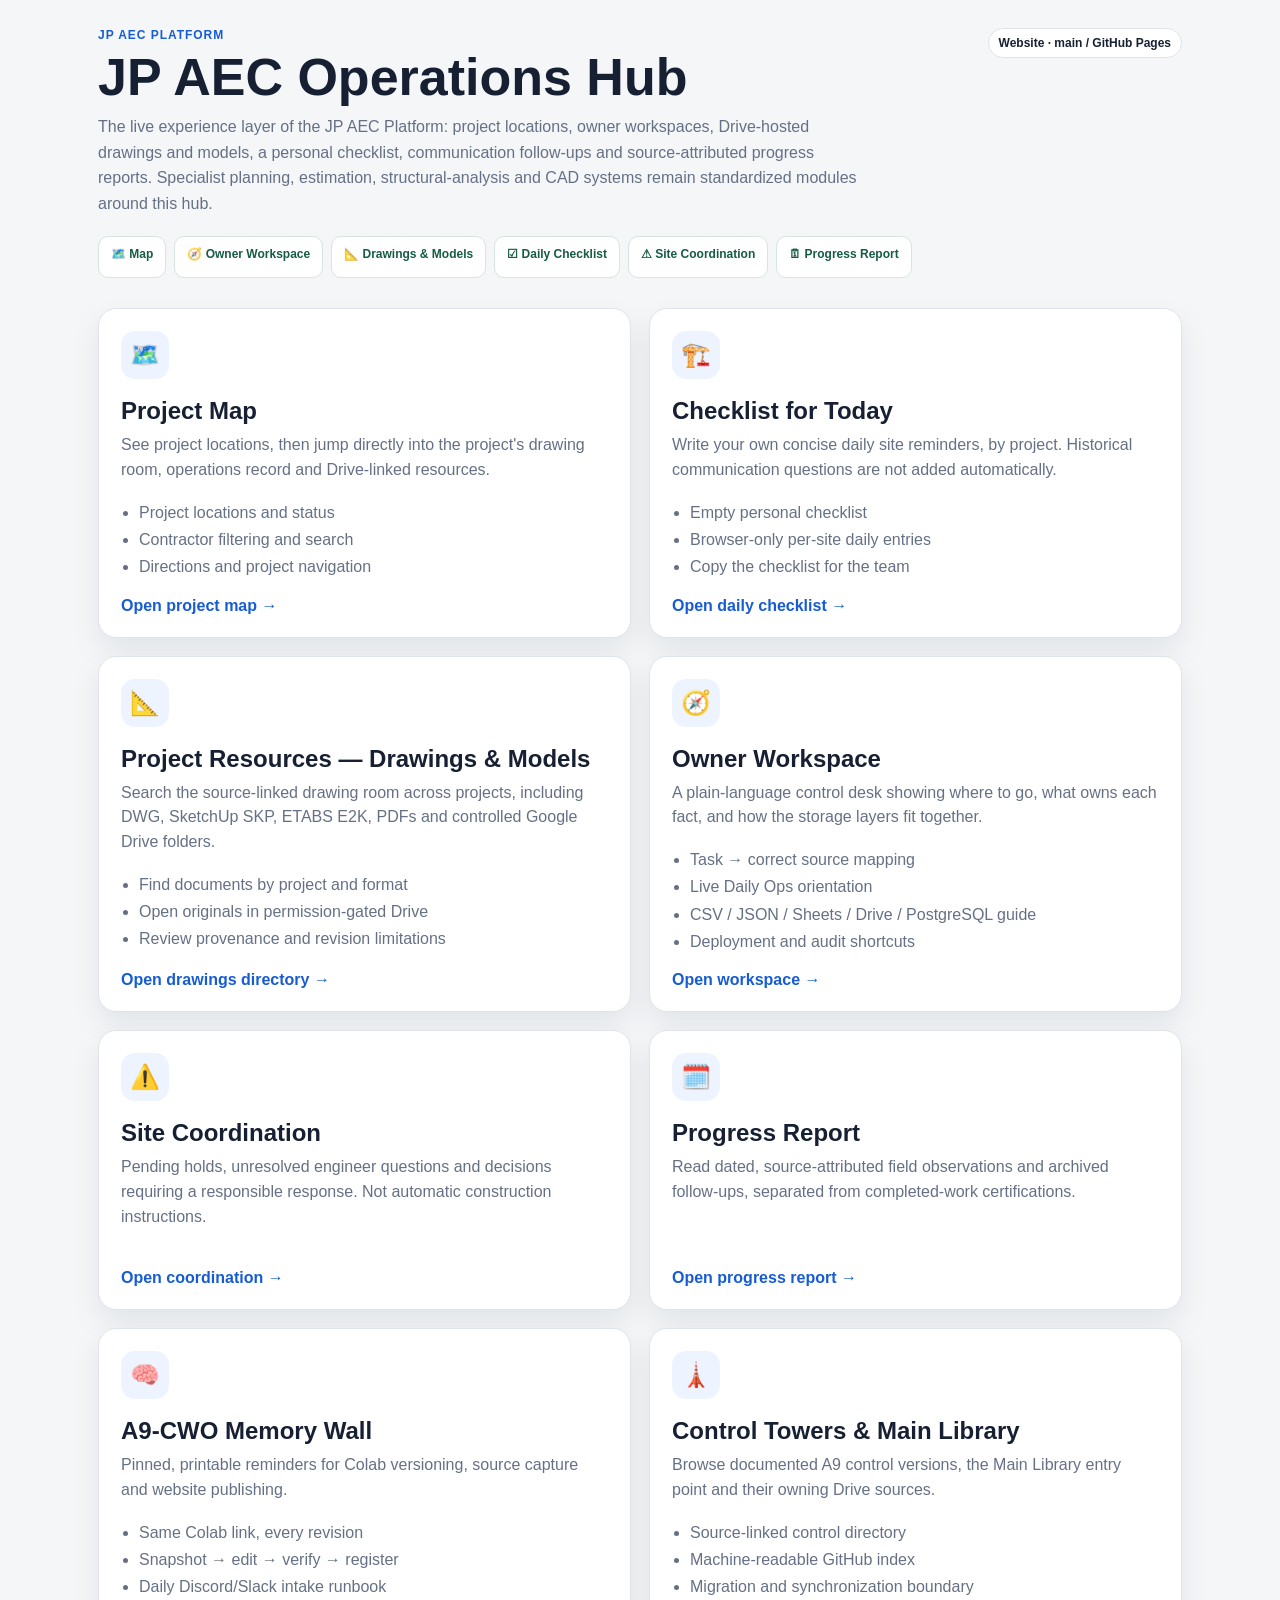
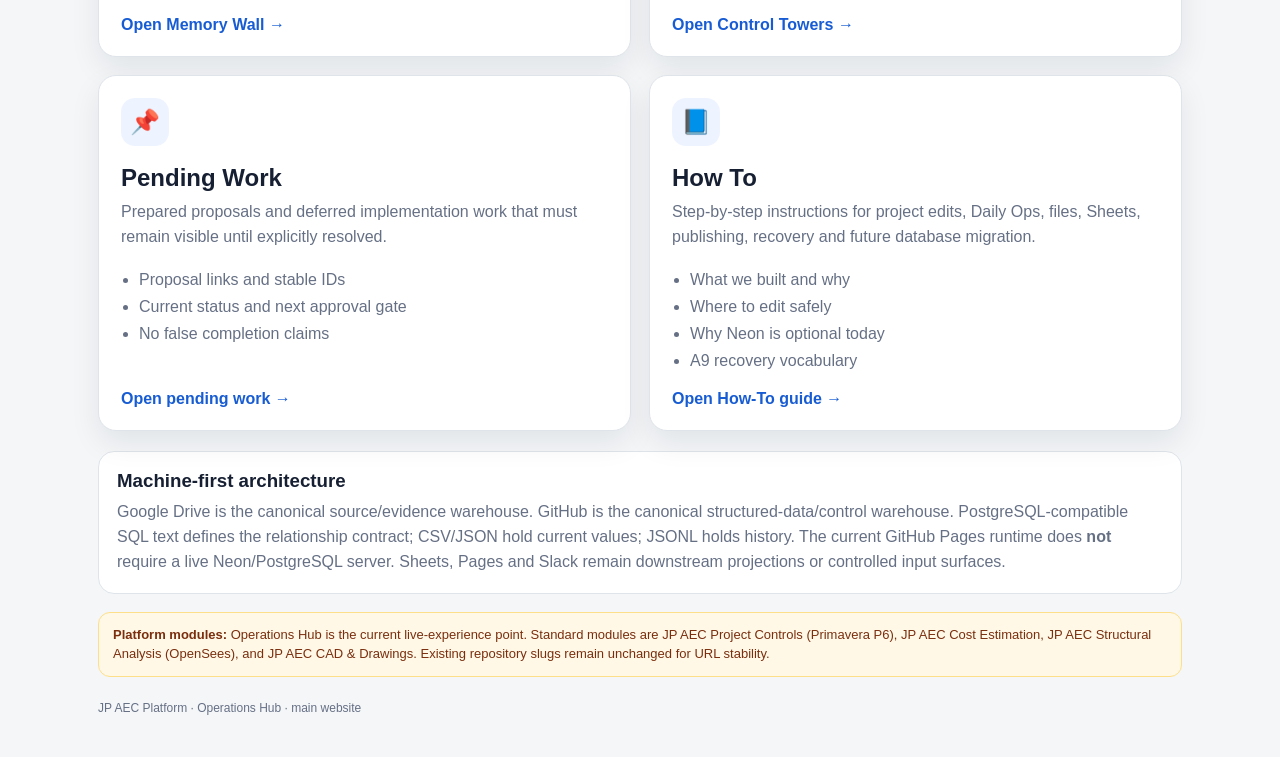
<file: index.html>
<!doctype html>
<html lang="en">
<head>
  <meta charset="utf-8">
  <meta name="viewport" content="width=device-width, initial-scale=1, viewport-fit=cover">
  <meta name="description" content="JP AEC Platform operations hub for live project experience, site operations and engineering resources">
  <title>JP AEC Operations Hub</title>
  <style>
    :root{--page:#f4f6f8;--panel:#fff;--text:#172033;--muted:#667085;--line:#dfe4ea;--accent:#175cd3;--soft:#eef4ff;--shadow:0 12px 30px rgba(15,23,42,.08);color-scheme:light}
    *{box-sizing:border-box}html,body{margin:0;min-height:100%;font-family:-apple-system,BlinkMacSystemFont,"Segoe UI",Arial,sans-serif;background:var(--page);color:var(--text)}
    .shell{max-width:1120px;margin:0 auto;padding:28px 18px 42px}.top{display:flex;justify-content:space-between;gap:16px;align-items:flex-start;flex-wrap:wrap}
    .eyebrow{font-size:12px;font-weight:800;letter-spacing:.08em;text-transform:uppercase;color:var(--accent)}h1{font-size:clamp(30px,5vw,52px);line-height:1.04;margin:8px 0 10px}
    .lead{max-width:760px;color:var(--muted);font-size:16px;line-height:1.6}.branch{border:1px solid var(--line);background:#fff;border-radius:999px;padding:7px 10px;font-size:12px;font-weight:700}
    .grid{display:grid;grid-template-columns:1fr 1fr;gap:18px;margin-top:30px}.card{display:flex;flex-direction:column;min-height:280px;background:var(--panel);border:1px solid var(--line);border-radius:18px;padding:22px;box-shadow:var(--shadow);text-decoration:none;color:inherit;transition:transform .15s ease,border-color .15s ease}
    .card:hover{transform:translateY(-2px);border-color:#b2ccff}.icon{width:48px;height:48px;border-radius:14px;display:grid;place-items:center;background:var(--soft);font-size:24px}
    .card h2{font-size:24px;margin:18px 0 8px}.card p{color:var(--muted);line-height:1.55;margin:0}.card ul{padding-left:18px;color:var(--muted);line-height:1.7}.go{margin-top:auto;color:var(--accent);font-weight:800}
    .architecture{margin-top:20px;background:#fff;border:1px solid var(--line);border-radius:16px;padding:18px}.architecture h3{margin:0 0 8px}.architecture p{margin:0;color:var(--muted);line-height:1.55}
    .quicklinks{display:flex;gap:8px;flex-wrap:wrap;margin-top:20px}.quicklinks a{background:#fff;color:#165c44;border:1px solid #d6e5dd;text-decoration:none;padding:10px 12px;min-height:42px;border-radius:10px;font-size:12px;font-weight:750}.quicklinks a:hover{background:#eaf4ec}
    .notice{margin-top:18px;border:1px solid #fedf89;background:#fff8e6;color:#7a2e0e;border-radius:12px;padding:12px 14px;font-size:13px;line-height:1.5}
    footer{margin-top:24px;color:var(--muted);font-size:12px}@media(max-width:760px){.grid{grid-template-columns:1fr}.card{min-height:240px}.shell{padding:20px 12px 32px}}
  </style>
</head>
<body>
  <main class="shell">
    <div class="top">
      <div>
        <div class="eyebrow">JP AEC Platform</div>
        <h1>JP AEC Operations Hub</h1>
        <div class="lead">The live experience layer of the JP AEC Platform: project locations, owner workspaces, Drive-hosted drawings and models, a personal checklist, communication follow-ups and source-attributed progress reports. Specialist planning, estimation, structural-analysis and CAD systems remain standardized modules around this hub.</div>
      </div>
      <div class="branch">Website · main / GitHub Pages</div>
    </div>

    <nav class="quicklinks" aria-label="Quick access"><a href="map.html">🗺️ Map</a><a href="workspace/">🧭 Owner Workspace</a><a href="resources/">📐 Drawings &amp; Models</a><a href="site-operations.html">☑ Daily Checklist</a><a href="site-operations/coordination.html">⚠ Site Coordination</a><a href="site-operations/history.html">🗓 Progress Report</a></nav>
    <section class="grid" aria-label="JP Ecosystem pages">
      <a class="card" href="map.html">
        <div class="icon">🗺️</div>
        <h2>Project Map</h2>
        <p>See project locations, then jump directly into the project's drawing room, operations record and Drive-linked resources.</p>
        <ul><li>Project locations and status</li><li>Contractor filtering and search</li><li>Directions and project navigation</li></ul>
        <div class="go">Open project map →</div>
      </a>

      <a class="card" href="site-operations.html">
        <div class="icon">🏗️</div>
        <h2>Checklist for Today</h2>
        <p>Write your own concise daily site reminders, by project. Historical communication questions are not added automatically.</p>
        <ul><li>Empty personal checklist</li><li>Browser-only per-site daily entries</li><li>Copy the checklist for the team</li></ul>
        <div class="go">Open daily checklist →</div>
      </a>

      <a class="card" href="resources/"><div class="icon">📐</div><h2>Project Resources — Drawings &amp; Models</h2><p>Search the source-linked drawing room across projects, including DWG, SketchUp SKP, ETABS E2K, PDFs and controlled Google Drive folders.</p><ul><li>Find documents by project and format</li><li>Open originals in permission-gated Drive</li><li>Review provenance and revision limitations</li></ul><div class="go">Open drawings directory →</div></a>

      <a class="card" href="workspace/">
        <div class="icon">🧭</div>
        <h2>Owner Workspace</h2>
        <p>A plain-language control desk showing where to go, what owns each fact, and how the storage layers fit together.</p>
        <ul><li>Task → correct source mapping</li><li>Live Daily Ops orientation</li><li>CSV / JSON / Sheets / Drive / PostgreSQL guide</li><li>Deployment and audit shortcuts</li></ul>
        <div class="go">Open workspace →</div>
      </a>

      <a class="card" href="site-operations/coordination.html"><div class="icon">⚠️</div><h2>Site Coordination</h2><p>Pending holds, unresolved engineer questions and decisions requiring a responsible response. Not automatic construction instructions.</p><div class="go">Open coordination →</div></a>

      <a class="card" href="site-operations/history.html"><div class="icon">🗓️</div><h2>Progress Report</h2><p>Read dated, source-attributed field observations and archived follow-ups, separated from completed-work certifications.</p><div class="go">Open progress report →</div></a>

      <a class="card" href="controls/memory-wall.html">
        <div class="icon">🧠</div>
        <h2>A9-CWO Memory Wall</h2>
        <p>Pinned, printable reminders for Colab versioning, source capture and website publishing.</p>
        <ul><li>Same Colab link, every revision</li><li>Snapshot → edit → verify → register</li><li>Daily Discord/Slack intake runbook</li></ul>
        <div class="go">Open Memory Wall →</div>
      </a>

      <a class="card" href="controls/">
        <div class="icon">🗼</div>
        <h2>Control Towers &amp; Main Library</h2>
        <p>Browse documented A9 control versions, the Main Library entry point and their owning Drive sources.</p>
        <ul><li>Source-linked control directory</li><li>Machine-readable GitHub index</li><li>Migration and synchronization boundary</li></ul>
        <div class="go">Open Control Towers →</div>
      </a>

      <a class="card" href="pending/">
        <div class="icon">📌</div>
        <h2>Pending Work</h2>
        <p>Prepared proposals and deferred implementation work that must remain visible until explicitly resolved.</p>
        <ul><li>Proposal links and stable IDs</li><li>Current status and next approval gate</li><li>No false completion claims</li></ul>
        <div class="go">Open pending work →</div>
      </a>

      <a class="card" href="guide/">
        <div class="icon">📘</div>
        <h2>How To</h2>
        <p>Step-by-step instructions for project edits, Daily Ops, files, Sheets, publishing, recovery and future database migration.</p>
        <ul><li>What we built and why</li><li>Where to edit safely</li><li>Why Neon is optional today</li><li>A9 recovery vocabulary</li></ul>
        <div class="go">Open How-To guide →</div>
      </a>
    </section>

    <section class="architecture">
      <h3>Machine-first architecture</h3>
      <p>Google Drive is the canonical source/evidence warehouse. GitHub is the canonical structured-data/control warehouse. PostgreSQL-compatible SQL text defines the relationship contract; CSV/JSON hold current values; JSONL holds history. The current GitHub Pages runtime does <b>not</b> require a live Neon/PostgreSQL server. Sheets, Pages and Slack remain downstream projections or controlled input surfaces.</p>
    </section>

    <div class="notice"><b>Platform modules:</b> Operations Hub is the current live-experience point. Standard modules are JP AEC Project Controls (Primavera P6), JP AEC Cost Estimation, JP AEC Structural Analysis (OpenSees), and JP AEC CAD &amp; Drawings. Existing repository slugs remain unchanged for URL stability.</div>
    <footer>JP AEC Platform · Operations Hub · main website</footer>
  </main>
</body>
</html>
</file>
